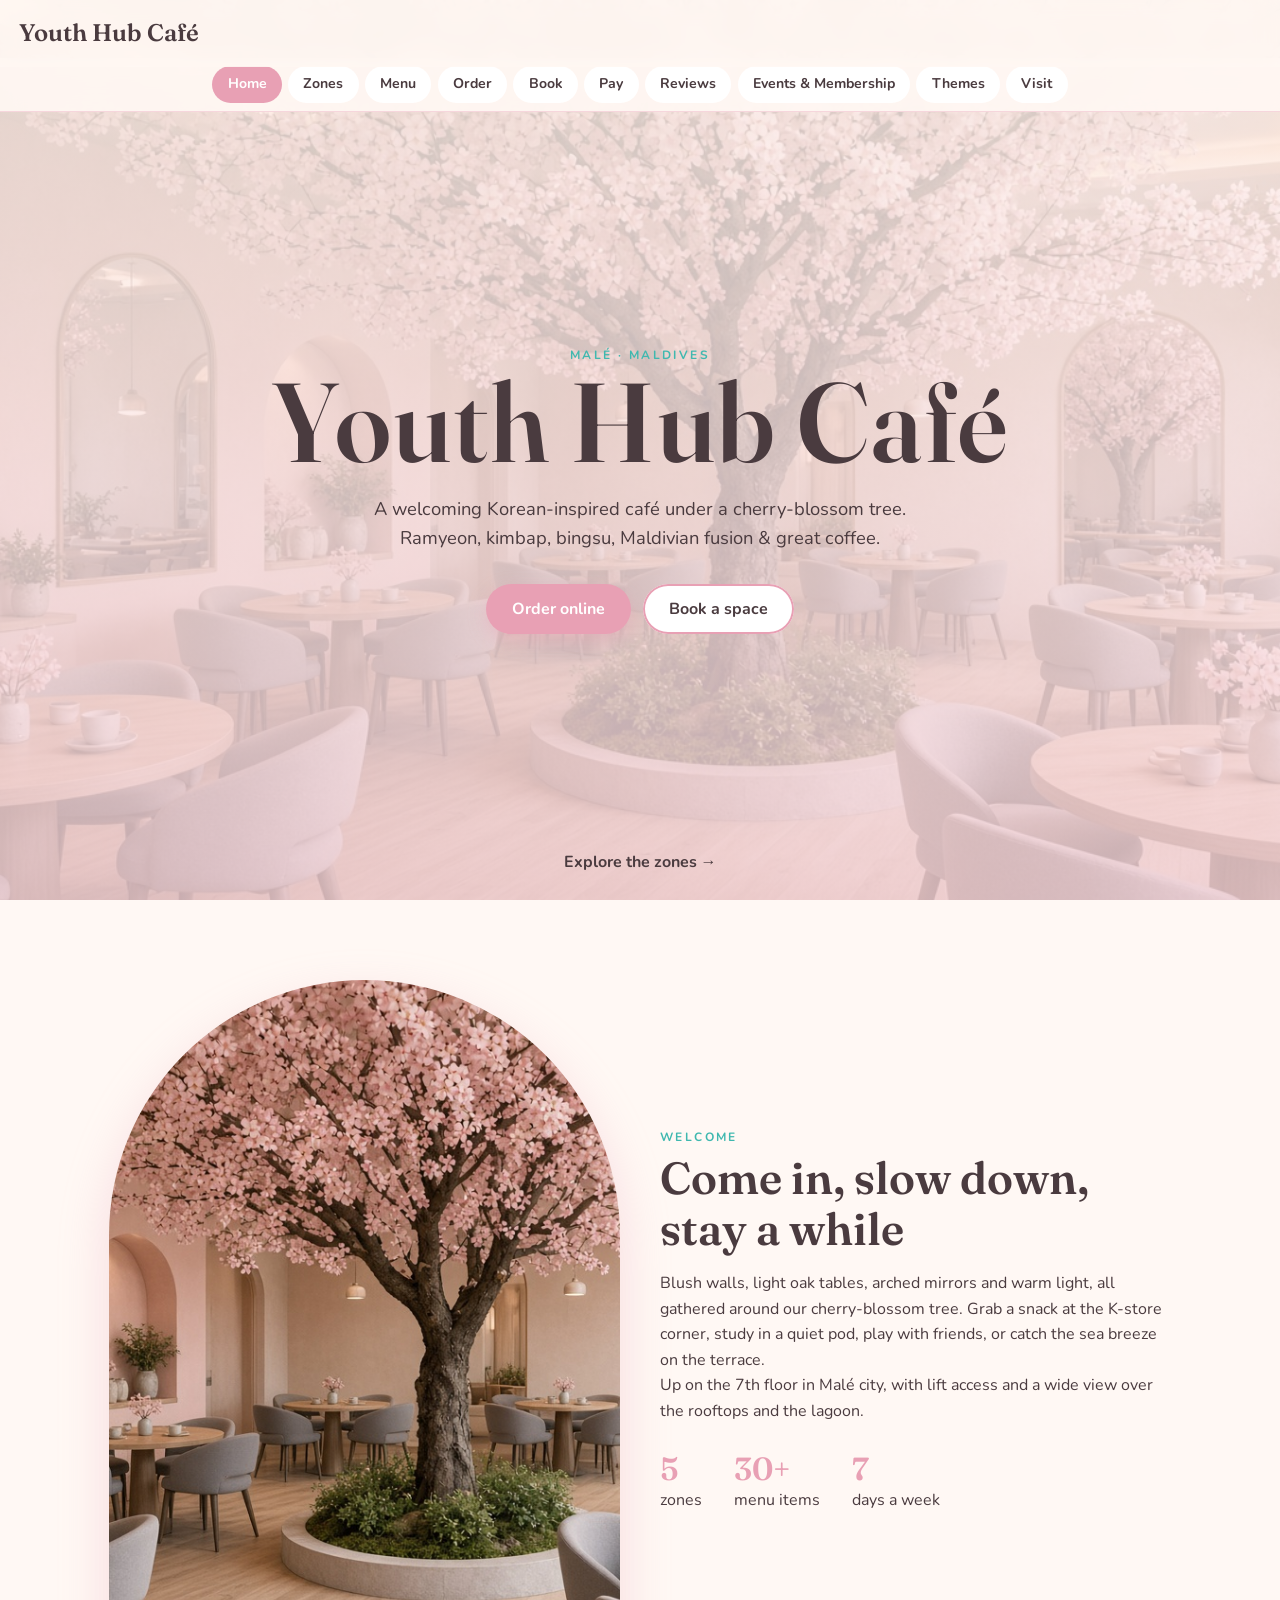
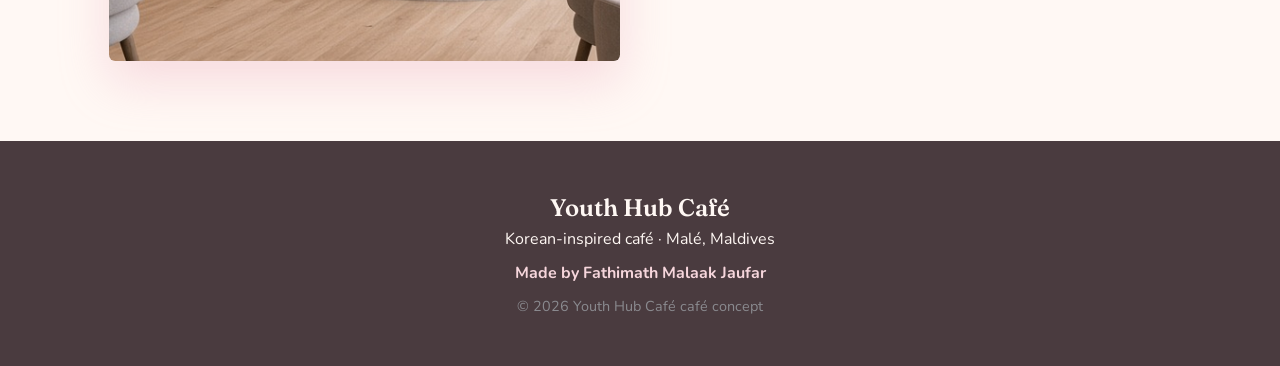
<file: index.html>
<!DOCTYPE html><html lang="en"><head><meta charset="utf-8"><meta name="viewport" content="width=device-width,initial-scale=1">
<title>Youth Hub Café — Korean-inspired Café · Malé, Maldives</title>
<link href="https://fonts.googleapis.com/css2?family=Fraunces:opsz,wght@9..144,400;9..144,600&family=Nunito:wght@400;600;700&display=swap" rel="stylesheet">
<link rel="stylesheet" href="style.css"></head><body>
<nav id="nav"><a href="#home" class="logo">Youth Hub Café</a>
</nav>
<div id="tabbar"><a href="#home" data-tab="home">Home</a><a href="#zones" data-tab="zones">Zones</a><a href="#menu" data-tab="menu">Menu</a><a href="#order" data-tab="order">Order</a><a href="#book" data-tab="book">Book</a><a href="#pay" data-tab="pay">Pay</a><a href="#reviews" data-tab="reviews">Reviews</a><a href="#events" data-tab="events">Events &amp; Membership</a><a href="#themes" data-tab="themes">Themes</a><a href="#visit" data-tab="visit">Visit</a></div>

<div class="page" id="home"><header class="hero"><div id="petals"></div>
<div class="hero-in"><p class="eyebrow">Malé · Maldives</p><h1>Youth Hub Café</h1><p class="tag">A welcoming Korean-inspired café under a cherry-blossom tree.<br>Ramyeon, kimbap, bingsu, Maldivian fusion &amp; great coffee.</p>
<div class="btns"><a class="btn" href="#order">Order online</a><a class="btn ghost" href="#book">Book a space</a></div></div>
<a href="#zones" class="scroll">Explore the zones →</a></header>

<section id="about-sec" class="wrap reveal"><div class="arch"><img src="img/hall.jpg" alt="Youth Hub Café blossom café hall"></div>
<div><p class="eyebrow">Welcome</p><h2>Come in, slow down, stay a while</h2><p>Blush walls, light oak tables, arched mirrors and warm light, all gathered around our cherry-blossom tree. Grab a snack at the K-store corner, study in a quiet pod, play with friends, or catch the sea breeze on the terrace.</p>
<p>Up on the 7th floor in Malé city, with lift access and a wide view over the rooftops and the lagoon.</p><div class="stats"><div><b>5</b><span>zones</span></div><div><b>30+</b><span>menu items</span></div><div><b>7</b><span>days a week</span></div></div></div></section>

</div>
<section id="zones" class="page"><div class="head reveal"><p class="eyebrow">Explore the space</p><h2>Five zones, one welcoming café</h2></div>
<div class="zones">
<article class="zone reveal"><img src="img/store.jpg" alt="Korean convenience-store corner"><div><span class="num">01 · Entrance</span><h3>K-Convenience Corner</h3><p>Ramyeon station with hot-water machines, Korean snacks and drinks, grab-and-go kimbap.</p></div></article>
<article class="zone reveal"><img src="img/hall.jpg" alt="Main blossom café hall"><div><span class="num">02 · Heart</span><h3>Blossom Café Hall</h3><p>Round oak tables around the cherry-blossom tree, with blossoms hanging from the ceiling.</p></div></article>
<article class="zone reveal"><img src="img/study.jpg" alt="Quiet study hall"><div><span class="num">03 · Bookable</span><h3>Quiet Study Hall</h3><p>Private pods with lamps and sockets. Hourly passes and student plans.</p></div></article>
<article class="zone reveal"><img src="img/game.jpg" alt="Game lounge"><div><span class="num">04 · Bookable</span><h3>Game Lounge</h3><p>Board-game library, console sofas and karaoke-style private rooms.</p></div></article>
<article class="zone reveal"><img class="terraceImg" src="img/terrace_city.jpg" alt="Sky Terrace on the 7th floor"><div><span class="num">05 · Indoor-outdoor · 7th floor</span><h3 class="terraceName">Sky Terrace (7th floor)</h3><p class="terraceTxt">Shaded balcony seating with fans and misting, and a view over the Malé skyline and lagoon.</p></div></article>
</div>
<div class="flow reveal"><p class="eyebrow">Customer flow</p><div class="plan"><div class="p1">01 K-Store<br><small>entrance</small></div><div class="p2">02 Blossom Hall 🌸<br><small>order counter</small></div><div class="p3">03 Study Hall</div><div class="p4">04 Game Lounge</div><div class="p5">05 <span class="terraceName">Sky Terrace (7th floor)</span> ☀</div></div><p class="note">Take the lift to the 7th floor → enter through the K-Store → order in the Blossom Hall → settle into the study hall, game lounge or terrace.</p></div></section>

<section id="menu" class="page tint"><div class="head reveal"><p class="eyebrow">Menu</p><h2>Korean favourites, Maldivian twists</h2><p class="note">Prices in MVR are estimates for this concept.</p></div>
<div class="tabs reveal" id="tabs"></div><div class="menu-grid" id="menuGrid"></div></section>

<section id="order" class="page wrap2 reveal"><div class="head"><p class="eyebrow">Order online</p><h2>Pickup or delivery in Malé</h2><p class="note">Add items from the menu, choose how you’d like to pay, then send your order request by WhatsApp or email. No payment is taken on this website: pay at pickup/delivery or by transfer after we confirm.</p></div>
<form id="orderForm" class="card"><div id="cart"><p class="note">Your basket is empty. Tap “+ Add” on menu items.</p></div>
<div class="row"><label><input type="radio" name="type" value="Pickup" checked> Pickup</label><label><input type="radio" name="type" value="Delivery"> Delivery</label></div>
<input name="name" placeholder="Your name" required><input name="phone" placeholder="Phone number" required>
<input name="address" placeholder="Delivery address in Malé (for delivery)"><input name="time" type="time" aria-label="Preferred time">
<label class="pl">How would you like to pay?</label><select name="pay" class="paySel"></select><textarea name="notes" placeholder="Notes (spice level, allergies…)"></textarea>
<div class="btns"><button class="btn" data-via="wa">Send via WhatsApp</button><button class="btn ghost" data-via="mail">Send via email</button></div></form></section>

<section id="book" class="page tint"><div class="head reveal"><p class="eyebrow">Book a space</p><h2>Study hall &amp; game lounge</h2></div>
<div class="two">
<form class="card reveal bookForm" data-zone="Study Hall"><h3>📚 Study Hall</h3><p class="note">Pod pass ~MVR 40/hr · Student day pass ~MVR 150 (estimates)</p>
<input name="name" placeholder="Name" required><input name="phone" placeholder="Phone" required><input name="date" type="date" required>
<div class="row"><input name="time" type="time" required><select name="hours"><option>1 hour</option><option>2 hours</option><option>3 hours</option><option>Day pass</option></select></div>
<select name="seats"><option>1 person</option><option>2 people</option><option>Group table (4)</option></select><label class="pl">How would you like to pay?</label><select name="pay" class="paySel"></select><p class="note">Pay at the counter or by transfer after we confirm.</p><button class="btn">Request booking</button></form>
<form class="card reveal bookForm" data-zone="Game Lounge"><h3>🎮 Game Lounge</h3><p class="note">Board games ~MVR 50/person · Console/karaoke room ~MVR 250/hr (estimates)</p>
<input name="name" placeholder="Name" required><input name="phone" placeholder="Phone" required><input name="date" type="date" required>
<div class="row"><input name="time" type="time" required><select name="hours"><option>1 hour</option><option>2 hours</option><option>3 hours</option></select></div>
<select name="space"><option>Board-game table</option><option>Console sofa</option><option>Karaoke private room</option></select><input name="people" type="number" min="1" max="12" placeholder="Number of people"><label class="pl">How would you like to pay?</label><select name="pay" class="paySel"></select><p class="note">Pay at the counter or by transfer after we confirm.</p><button class="btn">Request booking</button></form>
</div></section>

<section id="pay" class="page wrap2"><div class="head reveal"><p class="eyebrow">Ways to pay</p><h2>Pay the way you like</h2><p class="note">No payment is taken on this website. Pay at pickup/delivery or by transfer after we confirm your order or booking.</p></div>
<div class="paygrid" id="payGrid"></div></section>
<section id="reviews" class="page wrap2"><div class="head reveal"><p class="eyebrow">Reviews</p><h2>What guests say</h2><p class="note">Youth Hub Café is a concept, so the starter reviews below are labelled samples. Reviews you add are saved in your browser only.</p></div>
<div id="revList" class="revs"></div>
<form id="revForm" class="card reveal"><h3>Leave a review</h3><input name="name" placeholder="Your name" required>
<div class="stars" id="stars">★★★★★</div><textarea name="text" placeholder="Tell us about your visit" required></textarea><button class="btn">Post review</button></form></section>

<section id="events" class="page tint"><div class="head reveal"><p class="eyebrow">Events &amp; membership</p><h2>Something on every week</h2></div>
<div class="three">
<div class="card reveal"><h3>🎤 K-Pop Karaoke Night</h3><p>Fridays from 8pm in the game lounge.</p></div>
<div class="card reveal"><h3>🎲 Board-Game Sundays</h3><p>Meet new people, learn new games.</p></div>
<div class="card reveal"><h3>📖 Exam Season Study Marathon</h3><p>Late opening for the study hall, with snack deals.</p></div></div>
<div class="three plans">
<div class="card reveal"><h3>Blossom</h3><b class="price">Free</b><p>Stamp card: 10th drink free. Birthday treat.</p></div>
<div class="card reveal hi"><h3>Bloom</h3><b class="price">~MVR 299/mo</b><p>10% off food, 5 study hours, early event booking.</p></div>
<div class="card reveal"><h3>Student Pass</h3><b class="price">~MVR 499/mo</b><p>Unlimited study-hall weekday hours + 1 free drink daily.</p></div></div>
<p class="note c">Membership prices are estimates for this concept.</p></section>

<section id="themes" class="page"><div class="head reveal"><p class="eyebrow">Themes</p><h2>Try a different look</h2><p class="note">Tap a card to preview it instantly. Your choice is remembered on this device.</p></div><div class="themegrid" id="themeGrid"></div></section>
<section id="visit" class="page wrap reveal"><div><p class="eyebrow">Visit us</p><h2>Find Youth Hub Café in Malé</h2><p>📍 7th Floor, Malé (exact building coming soon)</p><p>🛗 Lift access from the ground floor · 🌆 City and lagoon view from the Sky Terrace</p><p>💬 WhatsApp: <a href="https://wa.me/9609424572">+960 9424572</a> (Fathimath Malaak Jaufar)<br>✉️ <a href="mailto:malaak.office@gmail.com">malaak.office@gmail.com</a></p>
<table class="hours"><tr><td>Sat – Thu</td><td>7:00 am – 11:00 pm</td></tr><tr><td>Friday</td><td>2:00 pm – 12:00 am</td></tr><tr><td>Study hall</td><td>Until 1:00 am in exam season</td></tr></table><p class="note">Hours are planned, not final.</p></div>
<iframe title="Map of Malé" loading="lazy" src="https://www.openstreetmap.org/export/embed.html?bbox=73.495%2C4.168%2C73.525%2C4.183&layer=mapnik"></iframe></section>

<footer><div class="logo">Youth Hub Café</div><p>Korean-inspired café · Malé, Maldives</p><p class="made">Made by Fathimath Malaak Jaufar</p><p class="note">© 2026 Youth Hub Café café concept</p></footer>
<script src="app.js"></script></body></html>
</file>
<file: style.css>
:root,[data-theme=blossom]{--blush:#F6D6DC;--cream:#FFF8F4;--rose:#E8A0B4;--oak:#C9A27E;--grey:#8A8A8F;--teal:#3FB8AF;--ink:#4a3b3f;--card:#fff;--soft:#fde8ec}
[data-theme=sky]{--blush:#dfe7f5;--cream:#f6f8fc;--rose:#5b7bd5;--oak:#c9a27e;--grey:#6f7890;--teal:#e8a0b4;--ink:#1f2a44;--card:#fff;--soft:#e9eefa}
[data-theme=lagoon]{--blush:#d5f1ee;--cream:#fffaf2;--rose:#2aa79b;--oak:#d9b88a;--grey:#7f8a8a;--teal:#f08a6c;--ink:#1d3b3a;--card:#fff;--soft:#e6f7f5}
[data-theme=seoul]{--blush:#1b1630;--cream:#0f0c1d;--rose:#ff4fa3;--oak:#7cf3ff;--grey:#a9a3c4;--teal:#7cf3ff;--ink:#f3ecff;--card:#211b3b;--soft:#2a2150}
[data-theme=matcha]{--blush:#e3ecd3;--cream:#fbf8ef;--rose:#7a9a52;--oak:#b89470;--grey:#7d806f;--teal:#c47f5a;--ink:#3a3f2c;--card:#fff;--soft:#eef3e4}
body{transition:background .5s,color .5s}
*{box-sizing:border-box;margin:0}html{scroll-behavior:smooth}
body{font-family:Nunito,sans-serif;background:var(--cream);color:var(--ink);line-height:1.6;overflow-x:hidden}
h1,h2,h3,.logo{font-family:Fraunces,serif;font-weight:600}h2{font-size:clamp(1.8rem,5vw,2.8rem);line-height:1.15;margin:.3rem 0 1rem}
img{max-width:100%;display:block}a{color:inherit}
.eyebrow{text-transform:uppercase;letter-spacing:.2em;font-size:.75rem;color:var(--teal);font-weight:700}
.note{color:var(--grey);font-size:.9rem}.c{text-align:center;margin-top:1rem}
nav{position:fixed;inset:0 0 auto;z-index:50;display:flex;justify-content:space-between;align-items:center;padding:.9rem 1.2rem;transition:.3s}
nav.solid{background:color-mix(in srgb,var(--cream) 92%,transparent);backdrop-filter:blur(10px);box-shadow:0 2px 20px #e8a0b433}
.logo{font-size:1.5rem;text-decoration:none}.logo span{font-size:.8rem;color:var(--rose);margin-left:.4rem}
#links{list-style:none;display:none;padding:0}#links a{text-decoration:none;font-weight:600}
#links.open{display:flex;flex-direction:column;gap:1rem;position:absolute;top:100%;left:0;right:0;background:var(--cream);padding:1.2rem}
#burger{background:none;border:0;font-size:1.6rem;color:var(--ink)}
@media(min-width:860px){#burger{display:none}#links{display:flex;gap:1.6rem}}
.hero{min-height:100svh;display:grid;place-items:center;text-align:center;position:relative;overflow:hidden;
background:linear-gradient(color-mix(in srgb,var(--cream) 80%,transparent),color-mix(in srgb,var(--blush) 80%,transparent)),url(img/hall.jpg) center/cover}
.hero-in{position:relative;z-index:2;padding:6rem 1.2rem 3rem;animation:up 1.2s ease both}
.hero h1{font-size:clamp(3rem,12vw,7rem);letter-spacing:.02em;color:var(--ink);line-height:1}
.tag{font-size:1.15rem;max-width:34rem;margin:1rem auto 2rem}
.btns{display:flex;gap:.8rem;justify-content:center;flex-wrap:wrap}
.btn{background:var(--rose);color:#fff;border:0;padding:.85rem 1.6rem;border-radius:99px;font:700 1rem Nunito;text-decoration:none;cursor:pointer;transition:.25s;box-shadow:0 6px 18px #e8a0b466}
.btn:hover{transform:translateY(-2px);background:#dc8aa1}.btn.ghost{background:var(--card);color:var(--ink);box-shadow:inset 0 0 0 2px var(--rose)}
.scroll{position:absolute;bottom:1.5rem;z-index:2;font-size:1.5rem;text-decoration:none;animation:bob 2s infinite}
#petals{position:absolute;inset:0;pointer-events:none;z-index:1}
.petal{position:absolute;top:-30px;width:14px;height:12px;background:var(--rose);border-radius:12px 0 12px 0;opacity:.8;animation:fall linear infinite}
@keyframes fall{to{transform:translate(var(--dx),110vh) rotate(720deg)}}
@keyframes up{from{opacity:0;transform:translateY(30px)}}@keyframes bob{50%{transform:translateY(8px)}}
section{padding:5rem 1.2rem}.tint{background:var(--blush)}
.head{text-align:center;max-width:42rem;margin:0 auto 2.5rem}
.wrap{display:grid;gap:2.5rem;max-width:1100px;margin:auto;align-items:center}
.wrap2{max-width:760px;margin:auto}
@media(min-width:860px){.wrap{grid-template-columns:1fr 1fr}}
.arch img{border-radius:999px 999px 24px 24px;aspect-ratio:3/4;object-fit:cover;box-shadow:0 20px 50px #e8a0b455}
.stats{display:flex;gap:2rem;margin-top:1.5rem}.stats b{font:600 2rem Fraunces;color:var(--rose);display:block}
.zones{display:grid;gap:1.5rem;max-width:1150px;margin:auto}
@media(min-width:700px){.zones{grid-template-columns:repeat(2,1fr)}}@media(min-width:1000px){.zones{grid-template-columns:repeat(3,1fr)}}
.zone{background:var(--card);border-radius:28px;overflow:hidden;box-shadow:0 10px 30px #c9a27e22;transition:.35s}
.zone:hover{transform:translateY(-6px)}.zone img{aspect-ratio:4/3;object-fit:cover;border-radius:999px 999px 0 0;transition:.6s}
.zone:hover img{transform:scale(1.04)}.zone div{padding:1.3rem 1.5rem 1.6rem}.num{color:var(--oak);font-weight:700;font-size:.8rem}
.flow{max-width:900px;margin:3rem auto 0;text-align:center}
.plan{display:grid;grid-template-columns:1fr 1fr 1fr;grid-template-rows:auto auto auto;gap:8px;margin:1rem 0;font-weight:700;font-size:.9rem}
.plan>div{background:var(--card);border:2px dashed var(--rose);border-radius:18px;padding:1rem .5rem}
.p1{grid-column:1/4;background:var(--blush)!important}.p2{grid-column:1/3;grid-row:2/4;display:grid;place-items:center;background:var(--soft)!important}.p3,.p4{grid-column:3}
.p5{grid-column:1/4;border-color:var(--teal)!important;background:var(--soft)!important}
.tabs{display:flex;gap:.5rem;justify-content:center;flex-wrap:wrap;margin-bottom:2rem}
.tabs button{border:0;background:var(--card);padding:.6rem 1.2rem;border-radius:99px;font:700 .95rem Nunito;cursor:pointer;color:var(--ink)}
.tabs button.on{background:var(--ink);color:#fff}
.menu-grid{display:grid;gap:1rem;max-width:1000px;margin:auto}@media(min-width:700px){.menu-grid{grid-template-columns:1fr 1fr}}
.item{background:var(--cream);border-radius:20px;padding:1rem 1.2rem;display:flex;justify-content:space-between;gap:1rem;align-items:center;animation:up .5s both}
.item h4{font-size:1.05rem}.item p{font-size:.85rem;color:var(--grey)}.item .pr{font-weight:700;white-space:nowrap;text-align:right}
.add{border:0;background:var(--rose);color:#fff;border-radius:99px;padding:.3rem .8rem;font:700 .8rem Nunito;cursor:pointer;margin-top:.3rem}
.card{background:var(--card);border-radius:26px;padding:1.6rem;box-shadow:0 10px 30px #c9a27e22;display:flex;flex-direction:column;gap:.8rem}
input,select,textarea{width:100%;padding:.8rem 1rem;border:1.5px solid var(--blush);border-radius:14px;font:1rem Nunito;background:var(--cream);color:var(--ink)}
textarea{min-height:90px}.row{display:flex;gap:.8rem;flex-wrap:wrap}.row label{flex:1;display:flex;gap:.4rem;align-items:center;font-weight:700}.row label input{width:auto}
.row>input,.row>select{flex:1;min-width:120px}
.line{display:flex;justify-content:space-between;align-items:center;padding:.35rem 0;border-bottom:1px dashed var(--blush)}
.line button{border:0;background:var(--blush);border-radius:50%;width:26px;height:26px;cursor:pointer}
.two,.three{display:grid;gap:1.5rem;max-width:1100px;margin:auto}@media(min-width:800px){.two{grid-template-columns:1fr 1fr}.three{grid-template-columns:repeat(3,1fr)}}
.plans{margin-top:1.5rem}.price{font:600 1.6rem Fraunces;color:var(--rose)}.hi{outline:3px solid var(--rose)}
.revs{display:grid;gap:1rem;margin-bottom:2rem}.rev{background:var(--card);border-radius:22px;padding:1.2rem 1.4rem;box-shadow:0 6px 20px #e8a0b422}
.rev .st{color:var(--rose)}.badge{display:inline-block;font-size:.72rem;font-weight:700;padding:.15rem .6rem;border-radius:99px;background:#eee;color:var(--grey);margin-left:.5rem}
.badge.you{background:#e6f7f5;color:var(--teal)}
.stars{font-size:1.8rem;color:var(--blush);cursor:pointer;letter-spacing:.2rem}.stars .on{color:var(--rose)}
.hours td{padding:.4rem 1.5rem .4rem 0}.hours{margin:1rem 0}
iframe{width:100%;height:340px;border:0;border-radius:28px}
footer{background:var(--ink);color:var(--cream);text-align:center;padding:3rem 1rem}footer .made{font-weight:700;color:var(--blush);margin:.5rem 0}
.reveal{opacity:0;transform:translateY(40px);transition:opacity .9s ease,transform .9s ease}.reveal.in{opacity:1;transform:none}
.toast{position:fixed;bottom:1.5rem;left:50%;transform:translateX(-50%);background:var(--ink);color:var(--cream);padding:.8rem 1.4rem;border-radius:99px;z-index:99;animation:up .4s}
@media(prefers-reduced-motion:reduce){.petal{display:none}.reveal{opacity:1;transform:none}}

nav{background:color-mix(in srgb,var(--cream) 85%,transparent);backdrop-filter:blur(10px)}
#tabbar{position:fixed;top:58px;left:0;right:0;z-index:49;display:flex;gap:.4rem;overflow-x:auto;padding:.5rem 1rem;background:color-mix(in srgb,var(--cream) 92%,transparent);backdrop-filter:blur(10px);scrollbar-width:none;border-bottom:1px solid var(--blush)}
#tabbar::-webkit-scrollbar{display:none}
#tabbar a{flex:none;text-decoration:none;font-weight:700;font-size:.88rem;padding:.45rem .95rem;border-radius:99px;background:var(--card);color:var(--ink);transition:.25s}
#tabbar a.on{background:var(--rose);color:#fff}
@media(min-width:1100px){#tabbar{justify-content:center}}
.page:not(.active){display:none}.page.active{animation:up .5s both}
section.page{padding-top:8.5rem}#home section{padding-top:5rem}.hero-in{padding-top:8rem}
.scroll{font-size:1rem;font-weight:700}
.pl{font-weight:700;font-size:.9rem}
.paygrid,.themegrid{display:grid;gap:1rem;max-width:1100px;margin:auto}
@media(min-width:600px){.paygrid{grid-template-columns:1fr 1fr}}@media(min-width:900px){.themegrid{grid-template-columns:repeat(3,1fr)}}
.paycard{display:flex;gap:1rem;align-items:flex-start;background:var(--card);border-radius:22px;padding:1.2rem 1.3rem;box-shadow:0 8px 24px #0001}
.paycard .ic{flex:none;width:52px;height:52px;border-radius:16px;display:grid;place-items:center;font-size:1.5rem;background:var(--blush)}
.paycard small{display:inline-block;margin-top:.3rem;font-weight:700;color:var(--teal);font-size:.75rem;text-transform:uppercase;letter-spacing:.08em}
.tcard{border:0;text-align:left;cursor:pointer;border-radius:24px;overflow:hidden;background:var(--card);box-shadow:0 8px 24px #0002;font:inherit;color:inherit;transition:.3s;padding:0}
.tcard:hover{transform:translateY(-4px)}.tcard.on{outline:4px solid var(--rose);outline-offset:3px}
.tprev{height:150px;position:relative;background-size:cover;background-position:center}
.tprev .sw{position:absolute;bottom:10px;left:10px;display:flex;gap:6px}.tprev .sw i{width:26px;height:26px;border-radius:50%;border:2px solid #fff}
.tprev .mini{position:absolute;top:12px;left:12px;right:12px;border-radius:12px;padding:.5rem .7rem;font:600 1rem Fraunces}
.tcard .tb{padding:1rem 1.2rem}.tcard .tb p{font-size:.85rem;opacity:.75}
</file>
